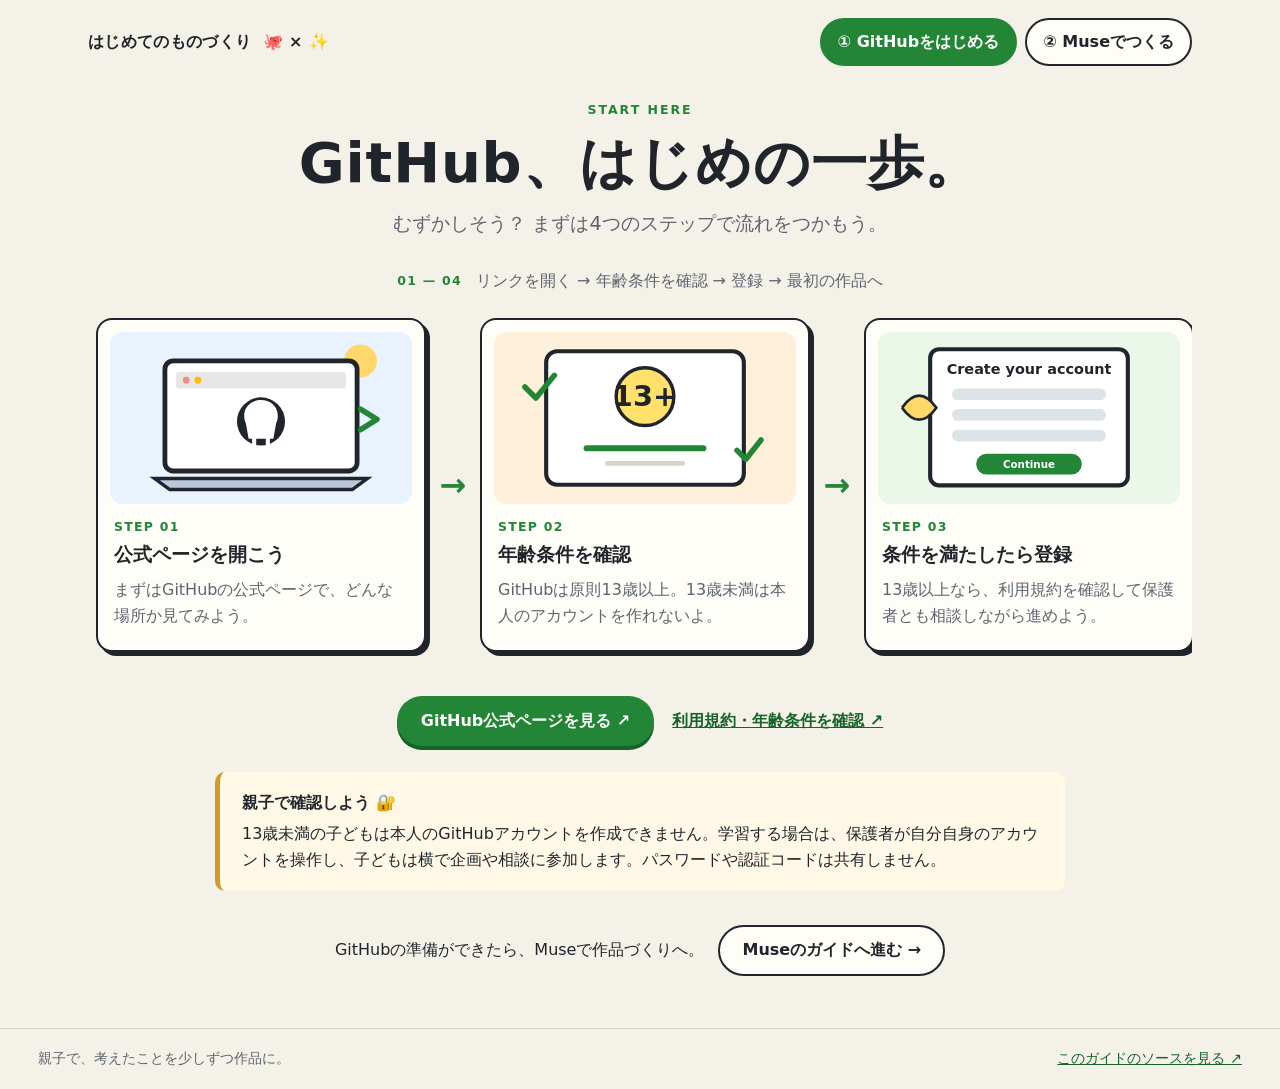
<file: index.html>
<!doctype html>
<html lang="ja">
<head>
  <meta charset="utf-8">
  <meta name="viewport" content="width=device-width, initial-scale=1">
  <meta name="theme-color" content="#f4f1e8">
  <meta name="description" content="親子でGitHubとMuseをはじめる、4コマと8コマの一本道ガイド。">
  <title>はじめてのものづくり｜GitHub × Muse</title>
  <link rel="stylesheet" href="./style.css">
  <script src="./app.js" defer></script>
</head>
<body>
  <header class="site-header">
    <a class="brand" href="#github" aria-label="はじめてのものづくり トップ">はじめてのものづくり <span>🐙 × ✨</span></a>
    <nav class="site-nav" aria-label="ガイド">
      <button type="button" data-view="github" aria-pressed="true">① GitHubをはじめる</button>
      <button type="button" data-view="muse" aria-pressed="false">② Museでつくる</button>
    </nav>
  </header>

  <main>
    <section id="github-view" class="view" aria-labelledby="github-title">
      <header class="page-heading">
        <p class="eyebrow">START HERE</p>
        <h1 id="github-title">GitHub、はじめの一歩。</h1>
        <p class="lead">むずかしそう？ まずは4つのステップで流れをつかもう。</p>
      </header>

      <div class="journey-intro">
        <span class="journey-count">01 — 04</span>
        <p>リンクを開く → 年齢条件を確認 → 登録 → 最初の作品へ</p>
      </div>
      <div class="comic-track" aria-label="GitHubをはじめる4コマ">
        <article class="comic-card">
          <img src="./assets/signup-open.svg" alt="" width="440" height="250">
          <p class="step-number">STEP 01</p>
          <h2>公式ページを開こう</h2>
          <p>まずはGitHubの公式ページで、どんな場所か見てみよう。</p>
        </article>
        <span class="track-arrow" aria-hidden="true">→</span>
        <article class="comic-card">
          <img src="./assets/signup-age.svg" alt="" width="440" height="250">
          <p class="step-number">STEP 02</p>
          <h2>年齢条件を確認</h2>
          <p>GitHubは原則13歳以上。13歳未満は本人のアカウントを作れないよ。</p>
        </article>
        <span class="track-arrow" aria-hidden="true">→</span>
        <article class="comic-card">
          <img src="./assets/signup-create.svg" alt="" width="440" height="250">
          <p class="step-number">STEP 03</p>
          <h2>条件を満たしたら登録</h2>
          <p>13歳以上なら、利用規約を確認して保護者とも相談しながら進めよう。</p>
        </article>
        <span class="track-arrow" aria-hidden="true">→</span>
        <article class="comic-card">
          <img src="./assets/signup-ready.svg" alt="" width="440" height="250">
          <p class="step-number">STEP 04</p>
          <h2>最初の作品を残そう</h2>
          <p>リポジトリにREADMEを書いて、最初の記録を保存しよう。</p>
        </article>
      </div>

      <div class="primary-action">
        <a class="button button-primary" href="https://github.com/" target="_blank" rel="noopener noreferrer">GitHub公式ページを見る ↗</a>
        <a class="text-link" href="https://docs.github.com/en/site-policy/github-terms/github-terms-of-service" target="_blank" rel="noopener noreferrer">利用規約・年齢条件を確認 ↗</a>
      </div>
      <aside class="safety-note">
        <strong>親子で確認しよう 🔐</strong>
        <p>13歳未満の子どもは本人のGitHubアカウントを作成できません。学習する場合は、保護者が自分自身のアカウントを操作し、子どもは横で企画や相談に参加します。パスワードや認証コードは共有しません。</p>
      </aside>
      <div class="next-view">
        <p>GitHubの準備ができたら、Museで作品づくりへ。</p>
        <button class="button button-secondary" type="button" data-go="muse">Museのガイドへ進む →</button>
      </div>
    </section>

    <section id="muse-view" class="view" aria-labelledby="muse-title" hidden>
      <header class="page-heading">
        <p class="eyebrow">MAKE SOMETHING</p>
        <h1 id="muse-title">Muse はじめてのアクション</h1>
        <p class="lead">右へ進むだけ。作る・残す・つなぐを、順番に体験しよう。</p>
      </header>
      <div class="safety-note safety-note-compact">
        <strong>アカウントと連携の確認</strong>
        <p>利用するサービスの年齢条件を確認し、必要な場合は保護者が自分のアカウントで操作します。GitHubとの接続許可は、読み書きできる範囲を読んでから判断しましょう。</p>
      </div>
      <div id="journey" aria-live="polite">
        <p class="loading">ガイドを読み込んでいます…</p>
      </div>
      <div class="next-view">
        <button class="button button-secondary" type="button" data-go="github">← GitHubのガイドに戻る</button>
      </div>
    </section>
  </main>

  <footer class="site-footer">
    <p>親子で、考えたことを少しずつ作品に。</p>
    <a href="https://github.com/bonsai/github-start">このガイドのソースを見る ↗</a>
  </footer>
</body>
</html>
</file>
<file: style.css>
:root {
  color-scheme: light;
  --ink: #20252b;
  --muted: #5e6570;
  --green: #238636;
  --green-dark: #176329;
  --paper: #fffdf7;
  --line: #d9d4c8;
  --canvas: #f4f1e8;
  --blue: #e9f2ff;
  font-family: system-ui, -apple-system, BlinkMacSystemFont, "Noto Sans JP", sans-serif;
}
* { box-sizing: border-box; }
html { scroll-behavior: smooth; }
body { margin: 0; color: var(--ink); background: var(--canvas); line-height: 1.65; }
button, a { font: inherit; }
a { color: inherit; }
.site-header { width: min(1180px, 100%); margin: auto; padding: 18px clamp(16px, 4vw, 38px) 0; display: flex; align-items: center; justify-content: space-between; gap: 18px; flex-wrap: wrap; }
.brand { font-weight: 900; text-decoration: none; letter-spacing: .02em; }
.brand span { margin-left: .35rem; }
.site-nav { display: flex; gap: 8px; flex-wrap: wrap; }
.site-nav button { border: 2px solid var(--ink); border-radius: 999px; background: var(--paper); color: var(--ink); padding: 9px 16px; font-weight: 800; cursor: pointer; }
.site-nav button[aria-pressed="true"] { color: white; background: var(--green); border-color: var(--green); }
main { width: min(1180px, 100%); margin: auto; padding: 34px clamp(16px, 4vw, 38px) 52px; }
.view[hidden] { display: none; }
.page-heading { text-align: center; margin: 0 auto 28px; }
.eyebrow { margin: 0 0 8px; color: var(--green); font-size: .78rem; font-weight: 900; letter-spacing: .16em; }
h1 { margin: 0; font-size: clamp(2rem, 5vw, 3.5rem); line-height: 1.2; letter-spacing: .015em; }
.lead { margin: 12px 0 0; color: var(--muted); font-size: clamp(1rem, 2.3vw, 1.2rem); }
.journey-intro { display: flex; align-items: center; justify-content: center; gap: 14px; margin: 0 0 12px; color: var(--muted); }
.journey-intro p { margin: 0; }
.journey-count, .step-number { color: var(--green); font-size: .78rem; font-weight: 900; letter-spacing: .1em; }
.comic-track, .strip { display: flex; align-items: stretch; gap: 12px; overflow-x: auto; padding: 12px 8px 22px; scroll-snap-type: x mandatory; overscroll-behavior-x: contain; scrollbar-width: thin; }
.comic-card, .step-card { flex: 0 0 min(76vw, 330px); min-width: 0; overflow: hidden; background: var(--paper); border: 2px solid var(--ink); border-radius: 16px; box-shadow: 4px 4px 0 var(--ink); scroll-snap-align: center; }
.comic-card { padding: 12px; }
.comic-card img { display: block; width: 100%; height: auto; border-radius: 9px; }
.comic-card .step-number { margin: 13px 4px 3px; }
.comic-card h2 { margin: 0 4px 6px; font-size: 1.16rem; }
.comic-card > p:last-child { margin: 0 4px 8px; color: var(--muted); }
.track-arrow { flex: 0 0 30px; align-self: center; color: var(--green); font-size: 2rem; font-weight: 900; text-align: center; }
.primary-action { display: flex; align-items: center; justify-content: center; gap: 18px; flex-wrap: wrap; margin: 22px 0; }
.button { display: inline-flex; align-items: center; justify-content: center; min-height: 46px; border: 2px solid transparent; border-radius: 999px; padding: 10px 22px; font-weight: 850; text-decoration: none; cursor: pointer; }
.button-primary { color: white; background: var(--green); box-shadow: 0 4px 0 var(--green-dark); }
.button-primary:hover { filter: brightness(1.08); transform: translateY(-1px); }
.button-secondary { color: var(--ink); background: var(--paper); border-color: var(--ink); }
.button-secondary:hover { background: var(--blue); }
.text-link { color: var(--green-dark); font-weight: 750; }
.safety-note { max-width: 850px; margin: 26px auto; padding: 18px 22px; border-left: 5px solid #d39b25; border-radius: 10px; background: #fff8e7; }
.safety-note strong { display: block; margin-bottom: 4px; }
.safety-note p { margin: 0; }
.safety-note-compact { margin: 0 auto 28px; }
.next-view { display: flex; align-items: center; justify-content: center; flex-wrap: wrap; gap: 14px; margin: 34px auto 0; text-align: center; }
.next-view p { margin: 0; }
.site-footer { display: flex; justify-content: space-between; gap: 12px; flex-wrap: wrap; padding: 18px clamp(16px, 4vw, 38px); border-top: 1px solid var(--line); color: var(--muted); font-size: .9rem; }
.site-footer p { margin: 0; }
.site-footer a { color: var(--green-dark); }
.action { margin: 0 0 38px; }
.action-head { display: flex; align-items: baseline; flex-wrap: wrap; gap: 12px; margin: 0 4px 8px; }
.action-head h2 { margin: 0; font-size: 1.35rem; }
.action-head p { margin: 0; color: var(--muted); }
.action-index { color: var(--green); font-size: .8rem; font-weight: 900; letter-spacing: .12em; }
.strip { gap: 0; align-items: center; }
.step-card { position: relative; display: block; flex-basis: min(72vw, 290px); padding: 0; color: var(--ink); text-align: left; cursor: pointer; transition: transform .18s ease, box-shadow .18s ease; }
.step-card:hover { transform: translateY(-3px); box-shadow: 5px 7px 0 var(--ink); }
.step-card:focus-visible, .arrow:focus-visible, .site-nav button:focus-visible, .button:focus-visible { outline: 4px solid #e4aa18; outline-offset: 4px; }
.step-visual { display: grid; place-items: center; min-height: 150px; padding: 20px; background: var(--step-bg, var(--blue)); }
.step-visual img { display: block; width: min(100%, 180px); height: 125px; object-fit: contain; }
.step-copy { padding: 14px 16px 18px; }
.step-copy .step-number { margin: 0 0 4px; }
.step-copy h3 { margin: 0 0 8px; font-size: 1.05rem; line-height: 1.45; }
.step-copy p { margin: 0; color: var(--muted); font-size: .95rem; }
.step-hint { display: block; margin-top: 12px; color: var(--green-dark); font-size: .78rem; font-weight: 850; }
.step-card.is-last .step-hint { color: var(--muted); }
.arrow { flex: 0 0 46px; align-self: center; border: 0; background: transparent; color: var(--green); font-size: 2rem; font-weight: 900; cursor: pointer; }
.loading, .load-error { text-align: center; padding: 28px; color: var(--muted); }
@media (max-width: 640px) {
  .site-header { justify-content: center; }
  .site-nav { width: 100%; justify-content: center; }
  .site-nav button { flex: 1 1 auto; padding-inline: 10px; font-size: .9rem; }
  main { padding-top: 26px; }
  .journey-intro { align-items: flex-start; flex-direction: column; gap: 2px; padding-inline: 6px; }
  .comic-card { flex-basis: 82vw; }
  .track-arrow { flex-basis: 22px; font-size: 1.5rem; }
  .step-card { flex-basis: 78vw; }
  .arrow { flex-basis: 34px; font-size: 1.65rem; }
  .site-footer { justify-content: center; text-align: center; }
}
@media (prefers-reduced-motion: reduce) {
  *, *::before, *::after { scroll-behavior: auto !important; transition-duration: .01ms !important; animation-duration: .01ms !important; }
}
</file>
